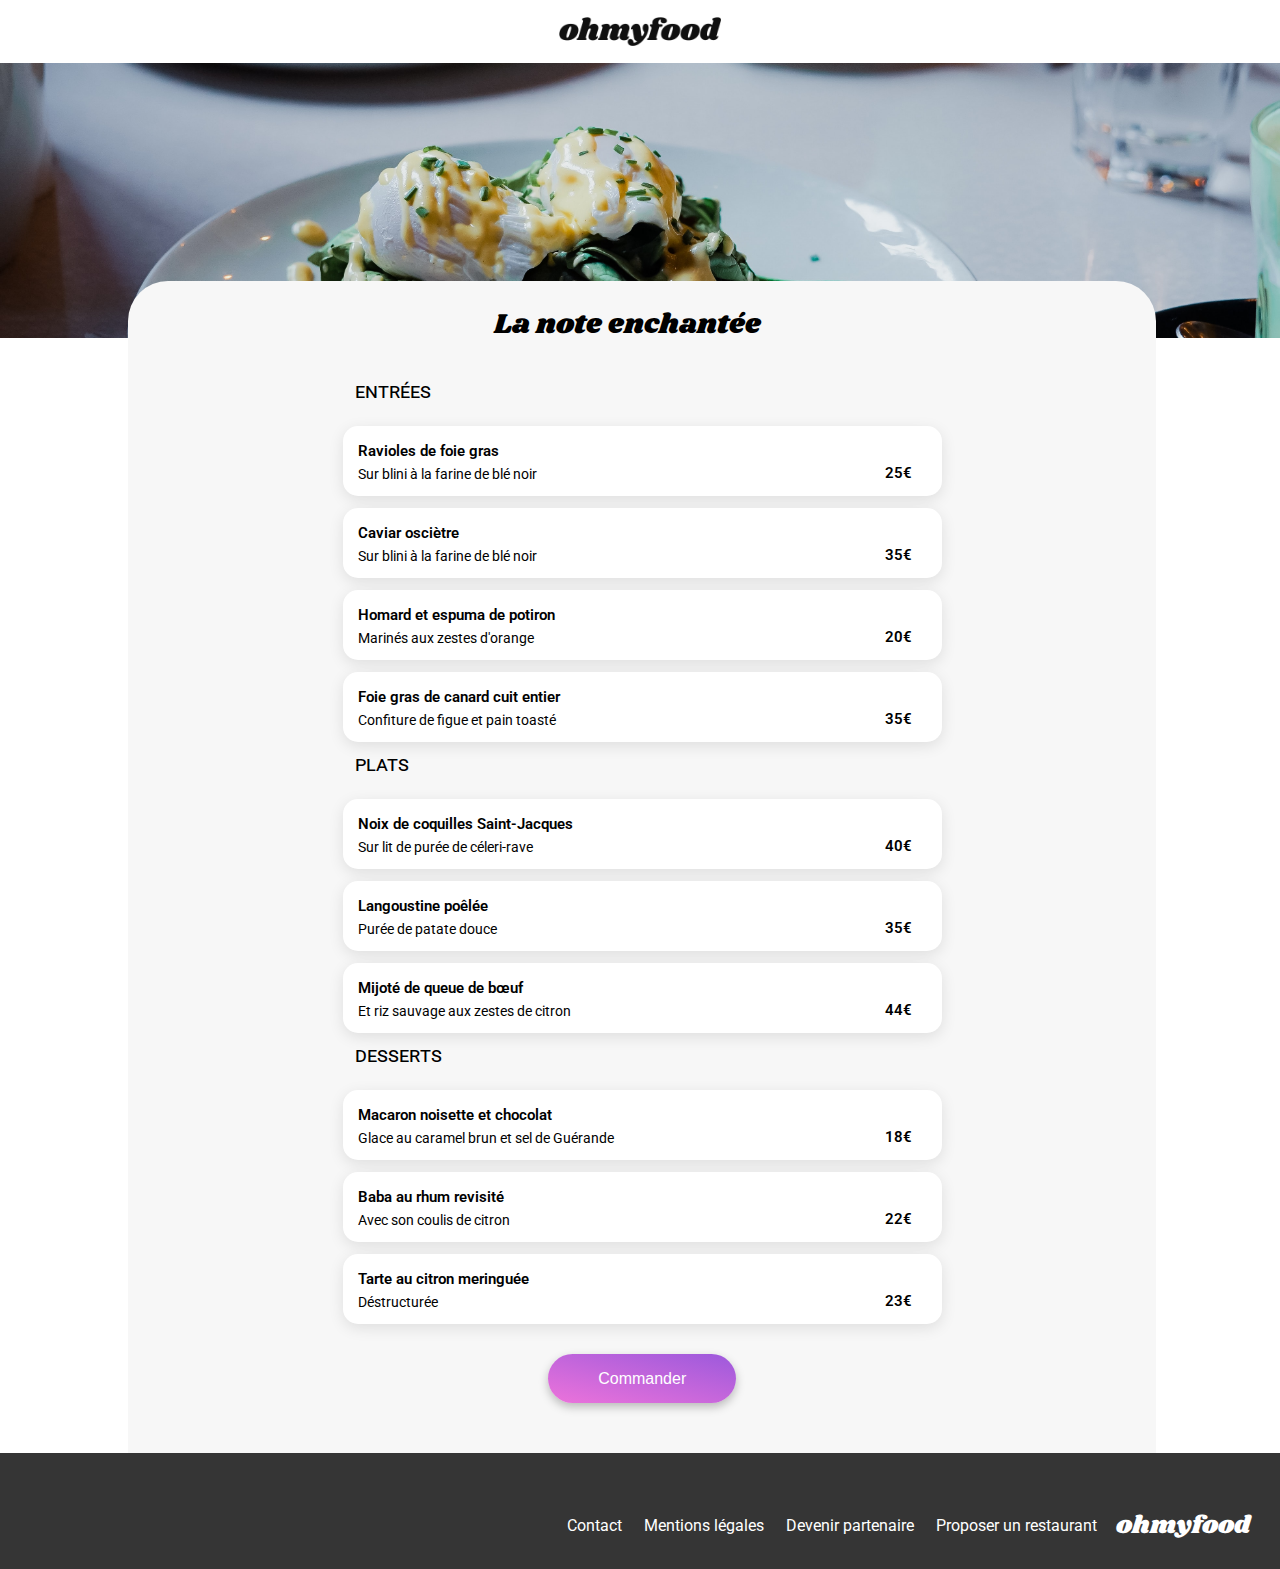
<file: restaurants/La-note-enchantée.html>
<!DOCTYPE html>
<html lang="fr">
<html>
    <head>
        <meta charset="UTF-8" />
        <meta name="viewport" content="width=device-width, initial-scale=1.0">
        <link rel="stylesheet" href="../public/css/main.css">
        <link rel="stylesheet" href="https://cdnjs.cloudflare.com/ajax/libs/font-awesome/6.2.1/css/all.min.css"
        integrity="sha512-MV7K8+y+gLIBoVD59lQIYicR65iaqukzvf/nwasF0nqhPay5w/9lJmVM2hMDcnK1OnMGCdVK+iQrJ7lzPJQd1w=="
        crossorigin="anonymous" referrerpolicy="no-referrer" />
        <link rel="preconnect" href="https://fonts.googleapis.com">
        <link rel="preconnect" href="https://fonts.gstatic.com" crossorigin>
        <link href="https://fonts.googleapis.com/css2?family=Roboto:wght@300;400;500;700;900&family=Shrikhand&display=swap" rel="stylesheet">
        <title>ohmyfood</title>
    </head>
        
    <body>
        <header>
            <a href="../index.html"><i class="fa-solid fa-arrow-left"></i></a>
            <img src="../public/img/logo/ohmyfood.png" alt="logo">
        </header>
        <main>
            <div class="page">
                <div class="tete">
                    <img src="../public/img/restaurants/toa-heftiba-DQKerTsQwi0-unsplash.jpg" alt="toa-heftiba-DQKerTsQwi0-unsplash">
                </div>
                <section class="carte">
                    <div class="title">
                        <h1>La note enchantée</h1>
                        <div class="heartbox">
                            <input type="checkbox" id="heart2"/>
                            <label for="heart2">
                                <i class="fa-regular fa-heart heart-empty"></i>
                                <i class="fa-sharp fa-solid fa-heart heart-full"></i>
                            </label>
                        </div>
                    </div>
                    <article class="menu">
                        <div class="menu__title">
                        <h3>Entrées</h3>
                        </div>
                        <div class="menu__plats">
                            <div class="menu__plats__column--text">
                                <h3>Ravioles de foie gras</h3>
                                <p>Sur blini à la farine de blé noir</p>
                            </div>
                            <div class="menu__plats__column--prix">
                                <b>25€</b>
                            </div>
                            <div class="menu__plats__column--check">
                                <i class="fa-sharp fa-solid fa-circle-check"></i>
                            </div>
                        </div>
                        <div class="menu__plats">
                            <div class="menu__plats__column--text">
                                <h3>Caviar osciètre</h3>
                                <p>Sur blini à la farine de blé noir</p>
                            </div>
                            <div class="menu__plats__column--prix">
                                <b>35€</b>
                            </div>
                            <div class="menu__plats__column--check">
                                <i class="fa-sharp fa-solid fa-circle-check"></i>
                            </div>
                        </div>
                        <div class="menu__plats">
                            <div class="menu__plats__column--text">
                                <h3>Homard et espuma de potiron</h3>
                                <p>Marinés aux zestes d'orange</p>
                            </div>
                            <div class="menu__plats__column--prix">
                                <b>20€</b>
                            </div>
                            <div class="menu__plats__column--check">
                                <i class="fa-sharp fa-solid fa-circle-check"></i>
                            </div>
                        </div>
                        <div class="menu__plats">
                            <div class="menu__plats__column--text">
                                <h3>Foie gras de canard cuit entier</h3>
                                <p>Confiture de figue et pain toasté</p>
                            </div>
                            <div class="menu__plats__column--prix">
                                <b>35€</b>
                            </div>
                            <div class="menu__plats__column--check">
                                <i class="fa-sharp fa-solid fa-circle-check"></i>
                            </div>
                        </div>
                    </article>
                    <article class="menu">
                        <div class="menu__title">
                        <h3>Plats</h3>
                        </div>
                        <div class="menu__plats">
                            <div class="menu__plats__column--text">
                                <h3>Noix de coquilles Saint-Jacques</h3>
                                <p>Sur lit de purée de céleri-rave</p>
                            </div>
                            <div class="menu__plats__column--prix">
                                <b>40€</b>
                            </div>
                            <div class="menu__plats__column--check">
                                <i class="fa-sharp fa-solid fa-circle-check"></i>
                            </div>
                        </div>
                        <div class="menu__plats">
                            <div class="menu__plats__column--text">
                                <h3>Langoustine poêlée</h3>
                                <p>Purée de patate douce</p>
                            </div>
                            <div class="menu__plats__column--prix">
                                <b>35€</b>
                            </div>
                            <div class="menu__plats__column--check">
                                <i class="fa-sharp fa-solid fa-circle-check"></i>
                            </div>
                        </div>
                        <div class="menu__plats">
                            <div class="menu__plats__column--text">
                                <h3>Mijoté de queue de bœuf </h3>
                                <p>Et riz sauvage aux zestes de citron</p>
                            </div>
                            <div class="menu__plats__column--prix">
                                <b>44€</b>
                            </div>
                            <div class="menu__plats__column--check">
                                <i class="fa-sharp fa-solid fa-circle-check"></i>
                            </div>
                        </div>
                    </article>
                    <article class="menu">
                        <div class="menu__title">
                        <h3>Desserts</h3>
                        </div>
                        <div class="menu__plats">
                            <div class="menu__plats__column--text">
                                <h3>Macaron noisette et chocolat</h3>
                                <p>Glace au caramel brun et sel de Guérande</p>
                            </div>
                            <div class="menu__plats__column--prix">
                                <b>18€</b>
                            </div>
                            <div class="menu__plats__column--check">
                                <i class="fa-sharp fa-solid fa-circle-check"></i>
                            </div>
                        </div>
                        <div class="menu__plats">
                            <div class="menu__plats__column--text">
                                <h3>Baba au rhum revisité </h3>
                                <p>Avec son coulis de citron</p>
                            </div>
                            <div class="menu__plats__column--prix">
                                <b>22€</b>
                            </div>
                            <div class="menu__plats__column--check">
                                <i class="fa-sharp fa-solid fa-circle-check"></i>
                            </div>
                        </div>
                        <div class="menu__plats">
                            <div class="menu__plats__column--text">
                                <h3>Tarte au citron meringuée </h3>
                                <p>Déstructurée</p>
                            </div>
                            <div class="menu__plats__column--prix">
                                <b>23€</b>
                            </div>
                            <div class="menu__plats__column--check">
                                <i class="fa-sharp fa-solid fa-circle-check"></i>
                            </div>
                        </div>
                    </article>
                    <button class="button-default big-button">Commander</button>
                </section>
            </div>
        </main>
        <footer class="footer-diners">
            <h2>ohmyfood</h2>
            <div>
                <i class="fa-solid fa-utensils"></i>
                <a href="">Proposer un restaurant</a>
           </div>
           <div>
                <i class="fa-solid fa-handshake-angle"></i>
                <a href="">Devenir partenaire</a>
           </div>
            <a href="">Mentions légales</a>
            <a href="mailto:ohmyfood@mail.fr">Contact</a>
        </footer>
    </body>
</html>
</file>
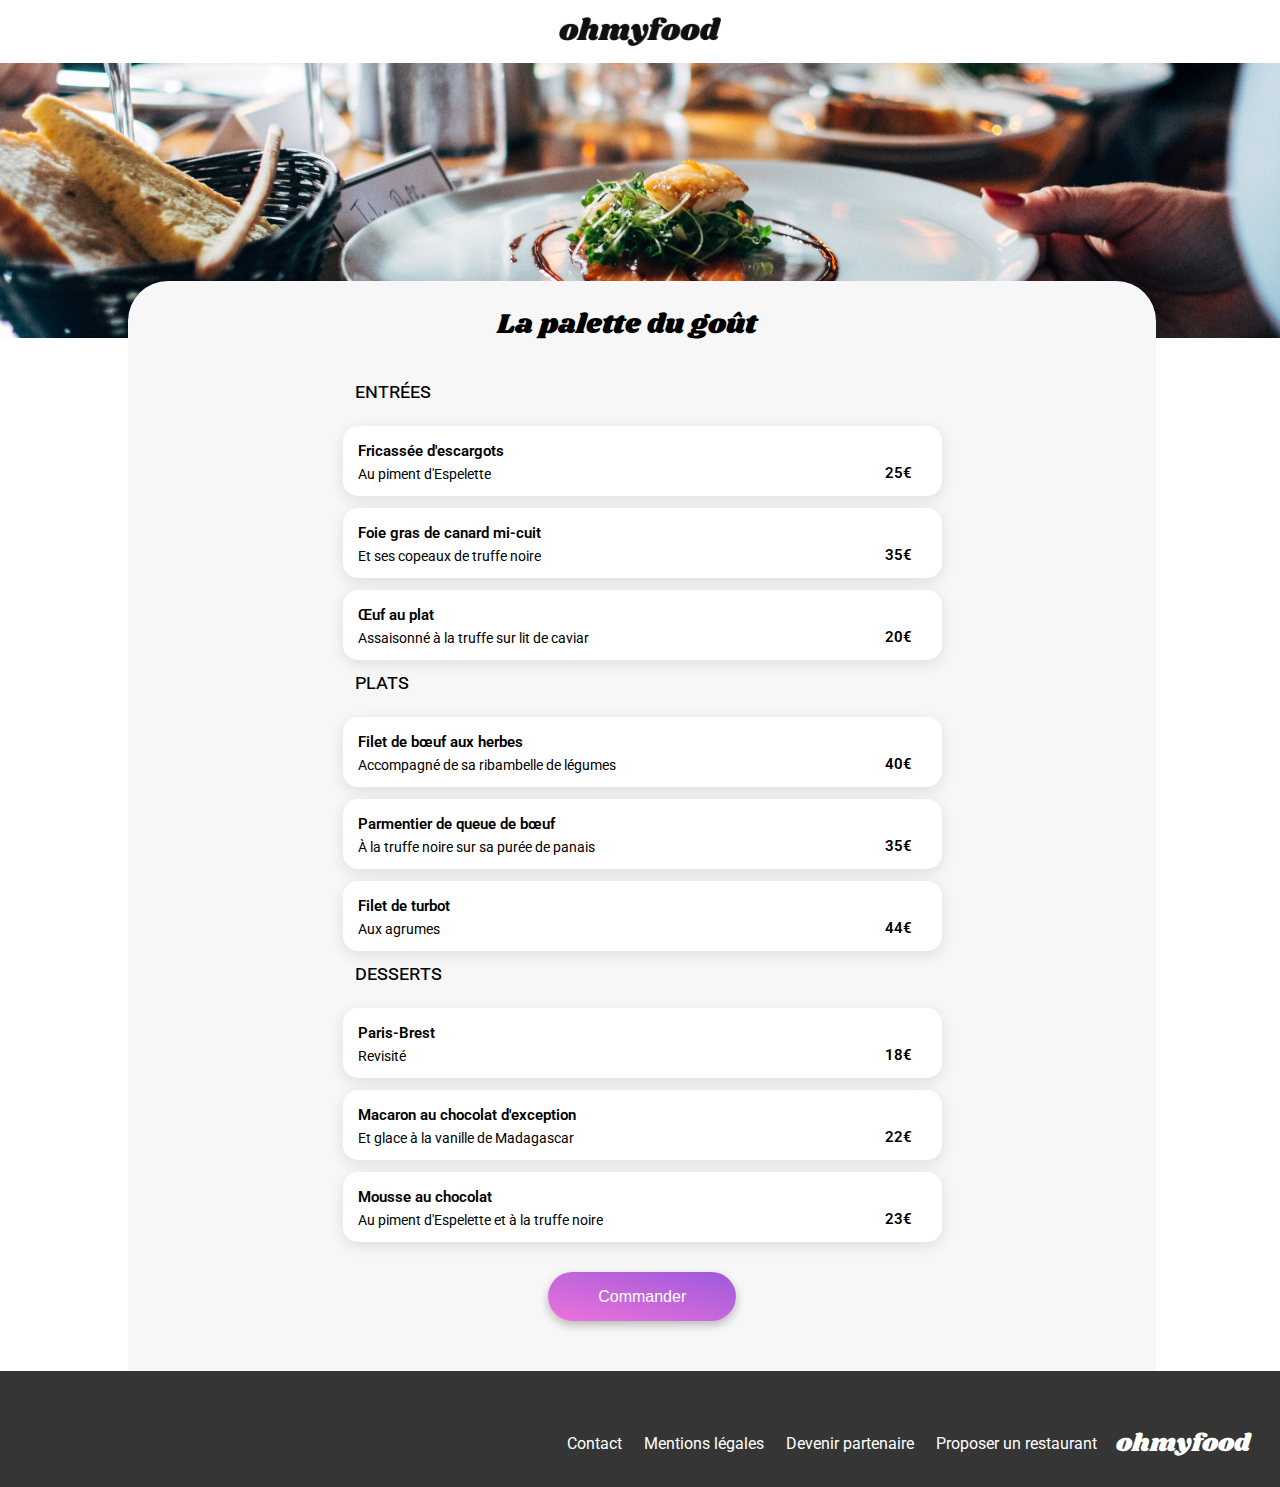
<file: restaurants/la-palette-du-gout.html>
<!DOCTYPE html>
<html lang="fr">
<html>
    <head>
        <meta charset="UTF-8" />
        <meta name="viewport" content="width=device-width, initial-scale=1.0">
        <link rel="stylesheet" href="../public/css/main.css">
        <link rel="stylesheet" href="https://cdnjs.cloudflare.com/ajax/libs/font-awesome/6.2.1/css/all.min.css"
        integrity="sha512-MV7K8+y+gLIBoVD59lQIYicR65iaqukzvf/nwasF0nqhPay5w/9lJmVM2hMDcnK1OnMGCdVK+iQrJ7lzPJQd1w=="
        crossorigin="anonymous" referrerpolicy="no-referrer" />
        <link rel="preconnect" href="https://fonts.googleapis.com">
        <link rel="preconnect" href="https://fonts.gstatic.com" crossorigin>
        <link href="https://fonts.googleapis.com/css2?family=Roboto:wght@300;400;500;700;900&family=Shrikhand&display=swap" rel="stylesheet">
        <title>ohmyfood</title>
    </head>
        
    <body>
        <header>
            <a href="../index.html"><i class="fa-solid fa-arrow-left"></i></a>
            <img src="../public/img/logo/ohmyfood.png" alt="logo">
        </header>
        <main>
            <div class="page">
                <div class="tete">
                    <img src="../public/img/restaurants/jay-wennington-N_Y88TWmGwA-unsplash.jpg" alt="jay-wennington-N_Y88TWmGwA-unsplash">
                </div>
                <section class="carte">
                    <div class="title">
                        <h1>La palette du goût</h1>
                        <div class="heartbox">
                            <input type="checkbox" id="heart1"/>
                            <label for="heart1">
                                <i class="fa-regular fa-heart heart-empty"></i>
                                <i class="fa-sharp fa-solid fa-heart heart-full"></i>
                            </label>
                        </div>
                    </div>
                    <article class="menu">
                        <div class="menu__title">
                        <h3>Entrées</h3>
                        </div>
                        <div class="menu__plats">
                            <div class="menu__plats__column--text">
                                <h3>Fricassée d'escargots</h3>
                                <p>Au piment d'Espelette</p>
                            </div>
                            <div class="menu__plats__column--prix">
                                <b>25€</b>
                            </div>
                            <div class="menu__plats__column--check">
                                <i class="fa-sharp fa-solid fa-circle-check"></i>
                            </div>
                        </div>
                        <div class="menu__plats">
                            <div class="menu__plats__column--text">
                                <h3>Foie gras de canard mi-cuit</h3>
                                <p>Et ses copeaux de truffe noire</p>
                            </div>
                            <div class="menu__plats__column--prix">
                                <b>35€</b>
                            </div>
                            <div class="menu__plats__column--check">
                                <i class="fa-sharp fa-solid fa-circle-check"></i>
                            </div>
                        </div>
                        <div class="menu__plats">
                            <div class="menu__plats__column--text">
                                <h3>Œuf au plat</h3>
                                <p>Assaisonné à la truffe sur lit de caviar</p>
                            </div>
                            <div class="menu__plats__column--prix">
                                <b>20€</b>
                            </div>
                            <div class="menu__plats__column--check">
                                <i class="fa-sharp fa-solid fa-circle-check"></i>
                            </div>
                        </div>
                    </article>
                    <article class="menu">
                        <div class="menu__title">
                        <h3>Plats</h3>
                        </div>
                        <div class="menu__plats">
                            <div class="menu__plats__column--text">
                                <h3>Filet de bœuf aux herbes</h3>
                                <p>Accompagné de sa ribambelle de légumes</p>
                            </div>
                            <div class="menu__plats__column--prix">
                                <b>40€</b>
                            </div>
                            <div class="menu__plats__column--check">
                                <i class="fa-sharp fa-solid fa-circle-check"></i>
                            </div>
                        </div>
                        <div class="menu__plats">
                            <div class="menu__plats__column--text">
                                <h3>Parmentier de queue de bœuf</h3>
                                <p>À la truffe noire sur sa purée de panais</p>
                            </div>
                            <div class="menu__plats__column--prix">
                                <b>35€</b>
                            </div>
                            <div class="menu__plats__column--check">
                                <i class="fa-sharp fa-solid fa-circle-check"></i>
                            </div>
                        </div>
                        <div class="menu__plats">
                            <div class="menu__plats__column--text">
                                <h3>Filet de turbot</h3>
                                <p>Aux agrumes</p>
                            </div>
                            <div class="menu__plats__column--prix">
                                <b>44€</b>
                            </div>
                            <div class="menu__plats__column--check">
                                <i class="fa-sharp fa-solid fa-circle-check"></i>
                            </div>
                        </div>
                    </article>
                    <article class="menu">
                        <div class="menu__title">
                        <h3>Desserts</h3>
                        </div>
                        <div class="menu__plats">
                            <div class="menu__plats__column--text">
                                <h3>Paris-Brest</h3>
                                <p>Revisité</p>
                            </div>
                            <div class="menu__plats__column--prix">
                                <b>18€</b>
                            </div>
                            <div class="menu__plats__column--check">
                                <i class="fa-sharp fa-solid fa-circle-check"></i>
                            </div>
                        </div>
                        <div class="menu__plats">
                            <div class="menu__plats__column--text">
                                <h3>Macaron au chocolat d'exception</h3>
                                <p>Et glace à la vanille de Madagascar</p>
                            </div>
                            <div class="menu__plats__column--prix">
                                <b>22€</b>
                            </div>
                            <div class="menu__plats__column--check">
                                <i class="fa-sharp fa-solid fa-circle-check"></i>
                            </div>
                        </div>
                        <div class="menu__plats">
                            <div class="menu__plats__column--text">
                                <h3>Mousse au chocolat</h3>
                                <p>Au piment d'Espelette et à la truffe noire</p>
                            </div>
                            <div class="menu__plats__column--prix">
                                <b>23€</b>
                            </div>
                            <div class="menu__plats__column--check">
                                <i class="fa-sharp fa-solid fa-circle-check"></i>
                            </div>
                        </div>
                    </article>
                    <button class="button-default big-button">Commander</button>
                </section>
            </div>
        </main>
        <footer class="footer-diners">
            <h2>ohmyfood</h2>
            <div>
                <i class="fa-solid fa-utensils"></i>
                <a href="">Proposer un restaurant</a>
           </div>
           <div>
                <i class="fa-solid fa-handshake-angle"></i>
                <a href="">Devenir partenaire</a>
           </div>
            <a href="">Mentions légales</a>
            <a href="mailto:ohmyfood@mail.fr">Contact</a>
        </footer>
    </body>
</html>
</file>
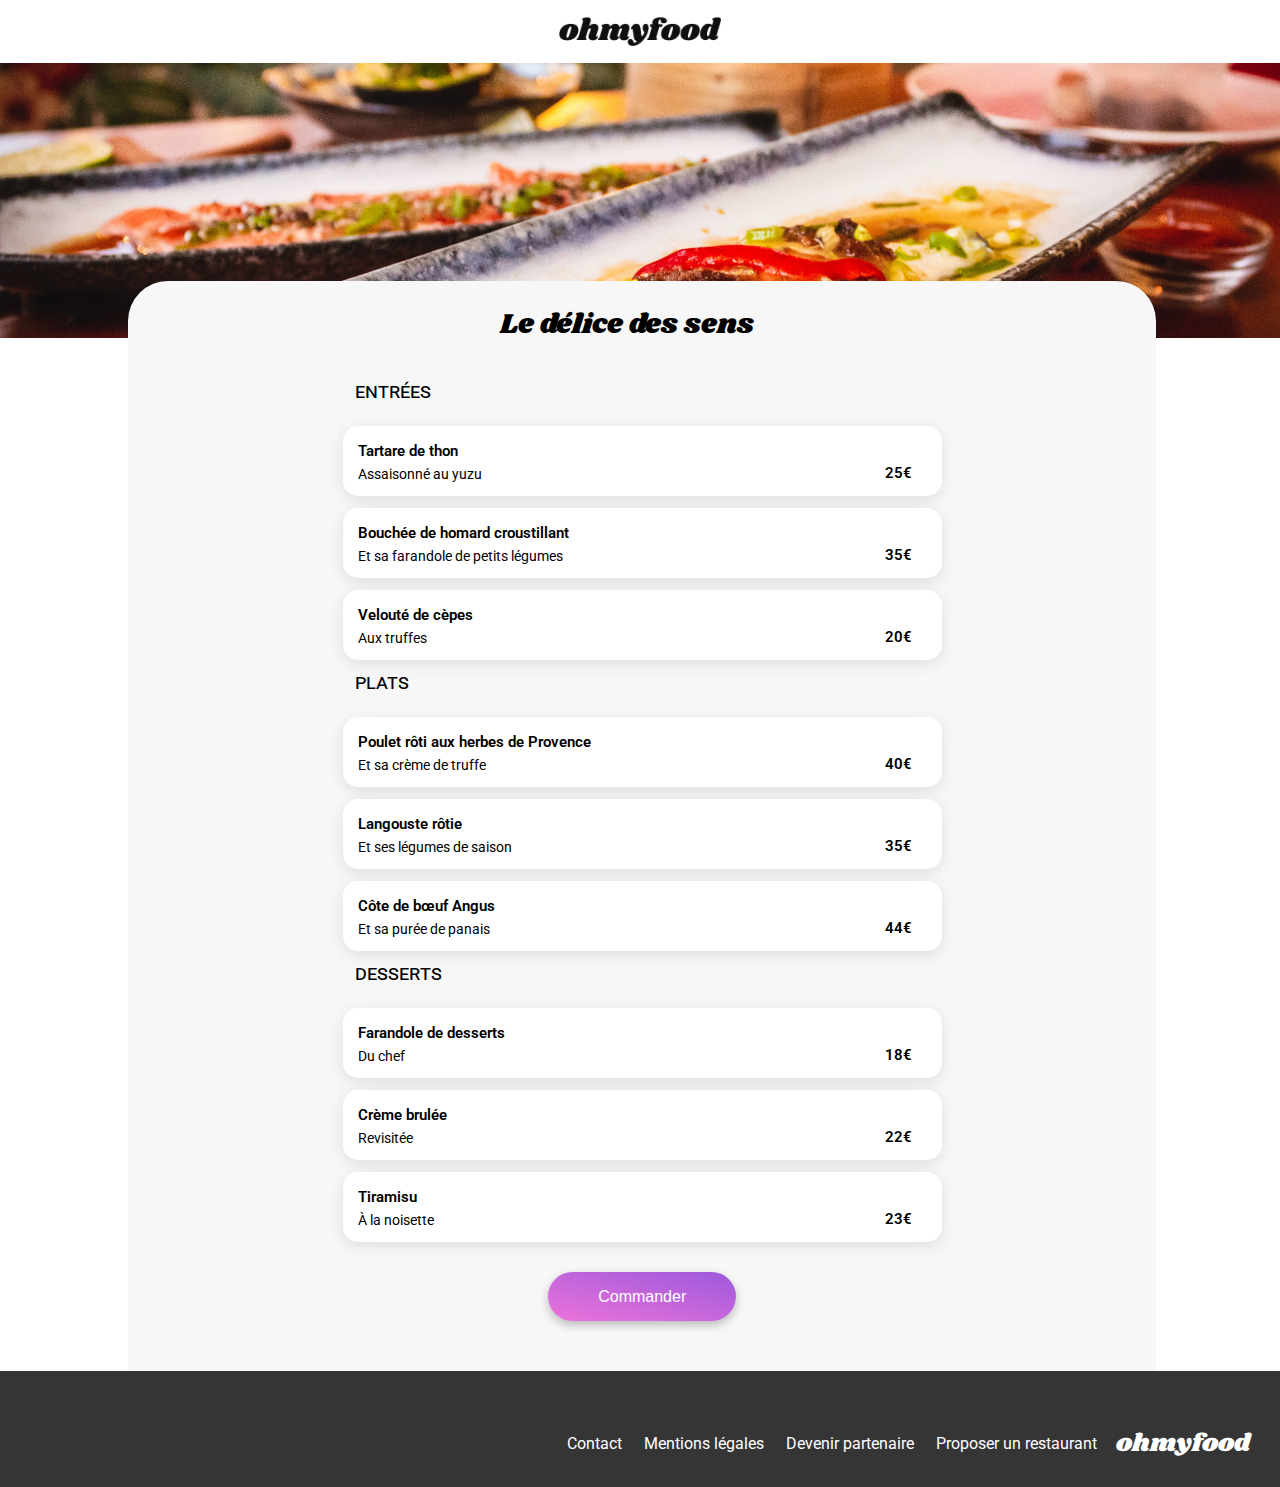
<file: restaurants/Le-délice-des-sens.html>
<!DOCTYPE html>
<html lang="fr">
<html>
    <head>
        <meta charset="UTF-8" />
        <meta name="viewport" content="width=device-width, initial-scale=1.0">
        <link rel="stylesheet" href="../public/css/main.css">
        <link rel="stylesheet" href="https://cdnjs.cloudflare.com/ajax/libs/font-awesome/6.2.1/css/all.min.css"
        integrity="sha512-MV7K8+y+gLIBoVD59lQIYicR65iaqukzvf/nwasF0nqhPay5w/9lJmVM2hMDcnK1OnMGCdVK+iQrJ7lzPJQd1w=="
        crossorigin="anonymous" referrerpolicy="no-referrer" />
        <link rel="preconnect" href="https://fonts.googleapis.com">
        <link rel="preconnect" href="https://fonts.gstatic.com" crossorigin>
        <link href="https://fonts.googleapis.com/css2?family=Roboto:wght@300;400;500;700;900&family=Shrikhand&display=swap" rel="stylesheet">
        <title>ohmyfood</title>
    </head>
        
    <body>
        <header>
            <a href="../index.html"><i class="fa-solid fa-arrow-left"></i></a>
            <img src="../public/img/logo/ohmyfood.png" alt="logo">
        </header>
        <main>
            <div class="page">
                <div class="tete">
                    <img src="../public/img/restaurants/louis-hansel-shotsoflouis-qNBGVyOCY8Q-unsplash.jpg" alt="louis-hansel-shotsoflouis-qNBGVyOCY8Q-unsplash">
                </div>
                <section class="carte">
                    <div class="title">
                        <h1>Le délice des sens</h1>
                        <div class="heartbox">
                            <input type="checkbox" id="heart4"/>
                            <label for="heart4">
                                <i class="fa-regular fa-heart heart-empty"></i>
                                <i class="fa-sharp fa-solid fa-heart heart-full"></i>
                            </label>
                        </div>
                    </div>
                    <article class="menu">
                        <div class="menu__title">
                        <h3>Entrées</h3>
                        </div>
                        <div class="menu__plats">
                            <div class="menu__plats__column--text">
                                <h3>Tartare de thon</h3>
                                <p>Assaisonné au yuzu</p>
                            </div>
                            <div class="menu__plats__column--prix">
                                <b>25€</b>
                            </div>
                            <div class="menu__plats__column--check">
                                <i class="fa-sharp fa-solid fa-circle-check"></i>
                            </div>
                        </div>
                        <div class="menu__plats">
                            <div class="menu__plats__column--text">
                                <h3>Bouchée de homard croustillant</h3>
                                <p>Et sa farandole de petits légumes</p>
                            </div>
                            <div class="menu__plats__column--prix">
                                <b>35€</b>
                            </div>
                            <div class="menu__plats__column--check">
                                <i class="fa-sharp fa-solid fa-circle-check"></i>
                            </div>
                        </div>
                        <div class="menu__plats">
                            <div class="menu__plats__column--text">
                                <h3>Velouté de cèpes</h3>
                                <p>Aux truffes</p>
                            </div>
                            <div class="menu__plats__column--prix">
                                <b>20€</b>
                            </div>
                            <div class="menu__plats__column--check">
                                <i class="fa-sharp fa-solid fa-circle-check"></i>
                            </div>
                        </div>
                    </article>
                    <article class="menu">
                        <div class="menu__title">
                        <h3>Plats</h3>
                        </div>
                        <div class="menu__plats">
                            <div class="menu__plats__column--text">
                                <h3>Poulet rôti aux herbes de Provence</h3>
                                <p>Et sa crème de truffe</p>
                            </div>
                            <div class="menu__plats__column--prix">
                                <b>40€</b>
                            </div>
                            <div class="menu__plats__column--check">
                                <i class="fa-sharp fa-solid fa-circle-check"></i>
                            </div>
                        </div>
                        <div class="menu__plats">
                            <div class="menu__plats__column--text">
                                <h3>Langouste rôtie</h3>
                                <p>Et ses légumes de saison</p>
                            </div>
                            <div class="menu__plats__column--prix">
                                <b>35€</b>
                            </div>
                            <div class="menu__plats__column--check">
                                <i class="fa-sharp fa-solid fa-circle-check"></i>
                            </div>
                        </div>
                        <div class="menu__plats">
                            <div class="menu__plats__column--text">
                                <h3>Côte de bœuf Angus</h3>
                                <p>Et sa purée de panais</p>
                            </div>
                            <div class="menu__plats__column--prix">
                                <b>44€</b>
                            </div>
                            <div class="menu__plats__column--check">
                                <i class="fa-sharp fa-solid fa-circle-check"></i>
                            </div>
                        </div>
                    </article>
                    <article class="menu">
                        <div class="menu__title">
                        <h3>Desserts</h3>
                        </div>
                        <div class="menu__plats">
                            <div class="menu__plats__column--text">
                                <h3>Farandole de desserts</h3>
                                <p>Du chef</p>
                            </div>
                            <div class="menu__plats__column--prix">
                                <b>18€</b>
                            </div>
                            <div class="menu__plats__column--check">
                                <i class="fa-sharp fa-solid fa-circle-check"></i>
                            </div>
                        </div>
                        <div class="menu__plats">
                            <div class="menu__plats__column--text">
                                <h3>Crème brulée</h3>
                                <p>Revisitée</p>
                            </div>
                            <div class="menu__plats__column--prix">
                                <b>22€</b>
                            </div>
                            <div class="menu__plats__column--check">
                                <i class="fa-sharp fa-solid fa-circle-check"></i>
                            </div>
                        </div>
                        <div class="menu__plats">
                            <div class="menu__plats__column--text">
                                <h3>Tiramisu</h3>
                                <p>À la noisette</p>
                            </div>
                            <div class="menu__plats__column--prix">
                                <b>23€</b>
                            </div>
                            <div class="menu__plats__column--check">
                                <i class="fa-sharp fa-solid fa-circle-check"></i>
                            </div>
                        </div>
                    </article>
                    <button class="button-default big-button">Commander</button>
                </section>
            </div>
        </main>
        <footer class="footer-diners">
            <h2>ohmyfood</h2>
            <div>
                <i class="fa-solid fa-utensils"></i>
                <a href="">Proposer un restaurant</a>
           </div>
           <div>
                <i class="fa-solid fa-handshake-angle"></i>
                <a href="">Devenir partenaire</a>
           </div>
            <a href="">Mentions légales</a>
            <a href="mailto:ohmyfood@mail.fr">Contact</a>
        </footer>
    </body>
</html>
</file>
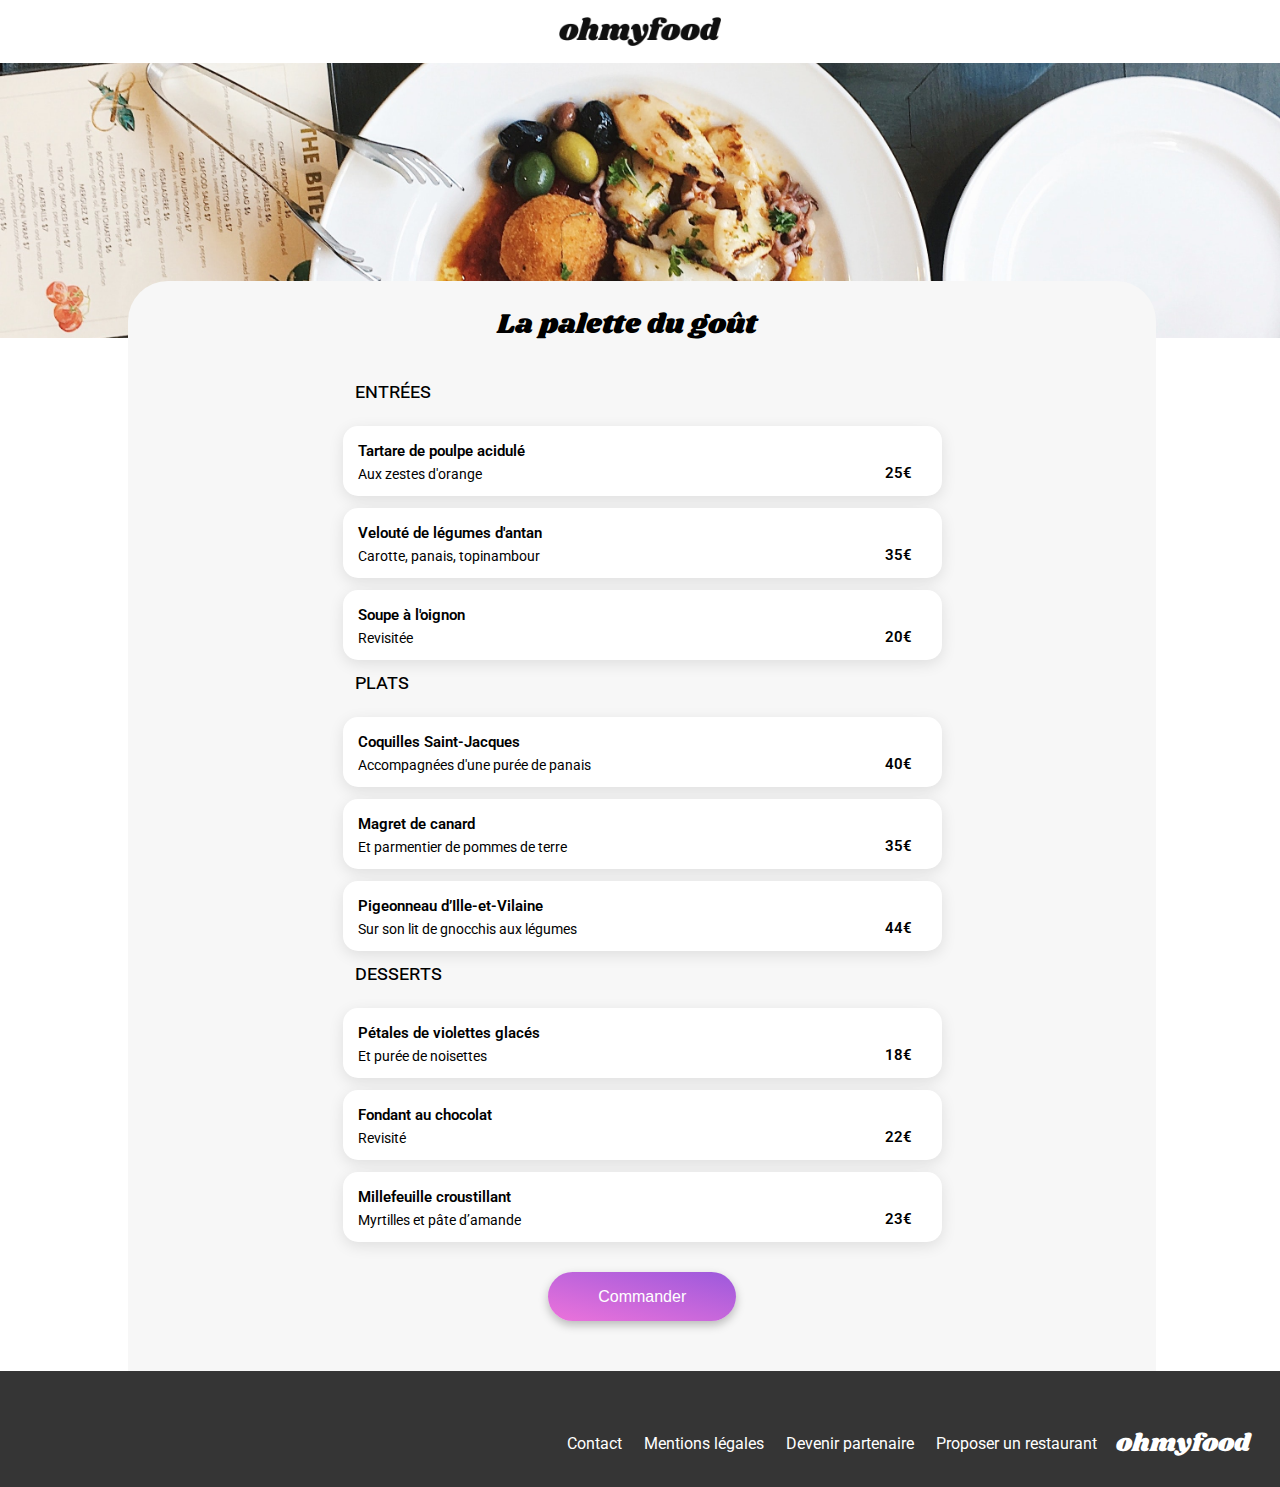
<file: restaurants/À-la-française.html>
<!DOCTYPE html>
<html lang="fr">
<html>
    <head>
        <meta charset="UTF-8" />
        <meta name="viewport" content="width=device-width, initial-scale=1.0">
        <link rel="stylesheet" href="../public/css/main.css">
        <link rel="stylesheet" href="https://cdnjs.cloudflare.com/ajax/libs/font-awesome/6.2.1/css/all.min.css"
        integrity="sha512-MV7K8+y+gLIBoVD59lQIYicR65iaqukzvf/nwasF0nqhPay5w/9lJmVM2hMDcnK1OnMGCdVK+iQrJ7lzPJQd1w=="
        crossorigin="anonymous" referrerpolicy="no-referrer" />
        <link rel="preconnect" href="https://fonts.googleapis.com">
        <link rel="preconnect" href="https://fonts.gstatic.com" crossorigin>
        <link href="https://fonts.googleapis.com/css2?family=Roboto:wght@300;400;500;700;900&family=Shrikhand&display=swap" rel="stylesheet">
        <title>ohmyfood</title>
    </head>
        
    <body>
        <header>
            <a href="../index.html"><i class="fa-solid fa-arrow-left"></i></a>
            <img src="../public/img/logo/ohmyfood.png" alt="logo">
        </header>
        <main>
            <div class="page">
                <div class="tete">
                    <img src="../public/img/restaurants/stil-u2Lp8tXIcjw-unsplash.jpg" alt="stil-u2Lp8tXIcjw-unsplash">
                </div>
                <section class="carte">
                    <div class="title">
                        <h1>La palette du goût</h1>
                        <div class="heartbox">
                            <input type="checkbox" id="heart3"/>
                            <label for="heart3">
                                <i class="fa-regular fa-heart heart-empty"></i>
                                <i class="fa-sharp fa-solid fa-heart heart-full"></i>
                            </label>
                        </div>
                    </div>
                    <article class="menu">
                        <div class="menu__title">
                        <h3>Entrées</h3>
                        </div>
                        <div class="menu__plats">
                            <div class="menu__plats__column--text">
                                <h3>Tartare de poulpe acidulé</h3>
                                <p>Aux zestes d'orange</p>
                            </div>
                            <div class="menu__plats__column--prix">
                                <b>25€</b>
                            </div>
                            <div class="menu__plats__column--check">
                                <i class="fa-sharp fa-solid fa-circle-check"></i>
                            </div>
                        </div>
                        <div class="menu__plats">
                            <div class="menu__plats__column--text">
                                <h3>Velouté de légumes d'antan</h3>
                                <p>Carotte, panais, topinambour</p>
                            </div>
                            <div class="menu__plats__column--prix">
                                <b>35€</b>
                            </div>
                            <div class="menu__plats__column--check">
                                <i class="fa-sharp fa-solid fa-circle-check"></i>
                            </div>
                        </div>
                        <div class="menu__plats">
                            <div class="menu__plats__column--text">
                                <h3>Soupe à l'oignon</h3>
                                <p>Revisitée</p>
                            </div>
                            <div class="menu__plats__column--prix">
                                <b>20€</b>
                            </div>
                            <div class="menu__plats__column--check">
                                <i class="fa-sharp fa-solid fa-circle-check"></i>
                            </div>
                        </div>
                    </article>
                    <article class="menu">
                        <div class="menu__title">
                        <h3>Plats</h3>
                        </div>
                        <div class="menu__plats">
                            <div class="menu__plats__column--text">
                                <h3>Coquilles Saint-Jacques</h3>
                                <p>Accompagnées d'une purée de panais</p>
                            </div>
                            <div class="menu__plats__column--prix">
                                <b>40€</b>
                            </div>
                            <div class="menu__plats__column--check">
                                <i class="fa-sharp fa-solid fa-circle-check"></i>
                            </div>
                        </div>
                        <div class="menu__plats">
                            <div class="menu__plats__column--text">
                                <h3>Magret de canard</h3>
                                <p>Et parmentier de pommes de terre</p>
                            </div>
                            <div class="menu__plats__column--prix">
                                <b>35€</b>
                            </div>
                            <div class="menu__plats__column--check">
                                <i class="fa-sharp fa-solid fa-circle-check"></i>
                            </div>
                        </div>
                        <div class="menu__plats">
                            <div class="menu__plats__column--text">
                                <h3>Pigeonneau d’Ille-et-Vilaine</h3>
                                <p>Sur son lit de gnocchis aux légumes</p>
                            </div>
                            <div class="menu__plats__column--prix">
                                <b>44€</b>
                            </div>
                            <div class="menu__plats__column--check">
                                <i class="fa-sharp fa-solid fa-circle-check"></i>
                            </div>
                        </div>
                    </article>
                    <article class="menu">
                        <div class="menu__title">
                        <h3>Desserts</h3>
                        </div>
                        <div class="menu__plats">
                            <div class="menu__plats__column--text">
                                <h3>Pétales de violettes glacés</h3>
                                <p>Et purée de noisettes</p>
                            </div>
                            <div class="menu__plats__column--prix">
                                <b>18€</b>
                            </div>
                            <div class="menu__plats__column--check">
                                <i class="fa-sharp fa-solid fa-circle-check"></i>
                            </div>
                        </div>
                        <div class="menu__plats">
                            <div class="menu__plats__column--text">
                                <h3>Fondant au chocolat</h3>
                                <p>Revisité</p>
                            </div>
                            <div class="menu__plats__column--prix">
                                <b>22€</b>
                            </div>
                            <div class="menu__plats__column--check">
                                <i class="fa-sharp fa-solid fa-circle-check"></i>
                            </div>
                        </div>
                        <div class="menu__plats">
                            <div class="menu__plats__column--text">
                                <h3>Millefeuille croustillant</h3>
                                <p>Myrtilles et pâte d’amande</p>
                            </div>
                            <div class="menu__plats__column--prix">
                                <b>23€</b>
                            </div>
                            <div class="menu__plats__column--check">
                                <i class="fa-sharp fa-solid fa-circle-check"></i>
                            </div>
                        </div>
                    </article>
                    <button class="button-default big-button">Commander</button>
                </section>
            </div>
        </main>
        <footer class="footer-diners">
            <h2>ohmyfood</h2>
            <div>
                <i class="fa-solid fa-utensils"></i>
                <a href="">Proposer un restaurant</a>
           </div>
           <div>
                <i class="fa-solid fa-handshake-angle"></i>
                <a href="">Devenir partenaire</a>
           </div>
            <a href="">Mentions légales</a>
            <a href="mailto:ohmyfood@mail.fr">Contact</a>
        </footer>
    </body>
</html>
</file>
<file: public/css/main.css>
@keyframes heart-full {
  0% {
    transform: scale(0);
    opacity: 0.1;
  }
  10% {
    transform: scale(0.5);
    opacity: 0.2;
  }
  20% {
    transform: scale(1.5);
    opacity: 0.3;
  }
  30% {
    transform: scale(1.3);
    opacity: 0.4;
  }
  40% {
    transform: scale(1.2);
    opacity: 0.5;
  }
  50% {
    transform: scale(1.1);
    opacity: 0.6;
  }
  60% {
    transform: scale(1);
    opacity: 0.7;
  }
  70% {
    transform: scale(1);
    opacity: 0.8;
  }
  80% {
    transform: scale(1);
    opacity: 0.9;
  }
  90%, 100% {
    transform: scale(1);
    opacity: 1;
  }
}
.loader-div {
  position: absolute;
  display: flex;
  justify-content: center;
  align-items: center;
  width: 100%;
  height: 2169px;
  background-color: white;
  z-index: 1;
  animation: loader-main 3000ms linear forwards, loader-main-z 3001ms forwards;
}
@media (min-width: 1024px) {
  .loader-div {
    height: 1391px;
  }
}
.loader-div .loader {
  width: 150px;
  height: 150px;
  margin-top: -1300px;
  border: 5px solid;
  border-color: #9356DC transparent;
  position: absolute;
  border-radius: 50%;
  display: inline-block;
  box-sizing: border-box;
  animation: rotation 1s linear infinite, loader 3s linear forwards;
}
@media (min-width: 1024px) {
  .loader-div .loader {
    margin-top: -400px;
  }
}

@keyframes rotation {
  0% {
    transform: rotate(0deg);
  }
  100% {
    transform: rotate(360deg);
  }
}
@keyframes loader {
  from {
    opacity: 1;
  }
  to {
    opacity: 0;
  }
}
@keyframes loader-main {
  0%, 80% {
    opacity: 1;
  }
  100% {
    opacity: 0;
  }
}
@keyframes loader-main-z {
  0%, 99% {
    z-index: 1;
  }
  100% {
    z-index: -1;
  }
}
@keyframes check {
  from {
    opacity: 1;
    translate: 0px 0px;
    width: 0;
  }
  to {
    translate: -70px 0px;
    opacity: 1;
    width: 1;
  }
}
html, body, div, span, applet, object, iframe,
h1, h2, h3, h4, h5, h6, p, blockquote, pre,
a, abbr, acronym, address, big, cite, code,
del, dfn, em, img, ins, kbd, q, s, samp,
small, strike, strong, sub, sup, tt, var,
b, u, i, center,
dl, dt, dd, ol, ul, li,
fieldset, form, label, legend,
table, caption, tbody, tfoot, thead, tr, th, td,
article, aside, canvas, details, embed,
figure, figcaption, footer, header, hgroup,
menu, nav, output, ruby, section, summary,
time, mark, audio, video {
  margin: 0;
  padding: 0;
  border: 0;
  font-size: 100%;
  font: inherit;
  font-family: "Roboto", sans-serif;
  vertical-align: baseline;
}

article, aside, details, figcaption, figure,
footer, header, hgroup, menu, nav, section {
  display: block;
}

body {
  line-height: 1;
}

ol, ul {
  list-style: none;
}

blockquote, q {
  quotes: none;
}

blockquote:before, blockquote:after,
q:before, q:after {
  content: "";
  content: none;
}

table {
  border-collapse: collapse;
  border-spacing: 0;
}

.button-default {
  background: linear-gradient(193.33deg, #9356DC -11.44%, #FF79DA 123.93%);
  box-shadow: 0px 4px 10px rgba(0, 0, 0, 0.25);
  border-radius: 25px;
  border: none;
  padding: 13px 16px 13px 16px;
  font-style: normal;
  font-weight: 500;
  font-size: 16px;
  line-height: 19px;
  display: flex;
  align-items: center;
  text-align: center;
  color: #FFFFFF;
}
.button-default:hover {
  background: linear-gradient(0deg, rgba(255, 255, 255, 0.15), rgba(255, 255, 255, 0.15)), linear-gradient(200.64deg, #9356DC -5.2%, #FF79DA 110.74%);
  box-shadow: 0px 4px 15px rgba(0, 0, 0, 0.35);
  border-radius: 25px;
}

#heart1 {
  display: none;
  position: relative;
  top: 217px;
  left: 290px;
}
#heart1 + label {
  position: relative;
  top: 200px;
  left: 300px;
  transition: transform 2000ms;
  animation-direction: reverse;
}
@media (min-width: 1024px) {
  #heart1 + label {
    top: 200px;
    left: 400px;
  }
}
#heart1 + label .heart-empty {
  position: absolute;
  color: black;
  opacity: 1;
  font-size: 21px;
}
#heart1 + label .heart-full {
  position: absolute;
  opacity: 0;
  background: linear-gradient(193.33deg, #9356DC -11.44%, #FF79DA 123.93%);
  background-clip: text;
  -webkit-background-clip: text;
  -webkit-text-fill-color: transparent;
  font-size: 21px;
  transition: opacity 800ms;
}
#heart1:checked + label .heart-empty {
  opacity: 0;
}
#heart1:checked + label .heart-full {
  opacity: 1;
  font-size: 21px;
  animation: heart-full 700ms;
}

#heart2 {
  display: none;
  position: relative;
  top: 217px;
  left: 290px;
}
#heart2 + label {
  position: relative;
  top: 200px;
  left: 300px;
  transition: transform 2000ms;
  animation-direction: reverse;
}
@media (min-width: 1024px) {
  #heart2 + label {
    top: 200px;
    left: 400px;
  }
}
#heart2 + label .heart-empty {
  position: absolute;
  color: black;
  opacity: 1;
  font-size: 21px;
}
#heart2 + label .heart-full {
  position: absolute;
  opacity: 0;
  background: linear-gradient(193.33deg, #9356DC -11.44%, #FF79DA 123.93%);
  background-clip: text;
  -webkit-background-clip: text;
  -webkit-text-fill-color: transparent;
  font-size: 21px;
  transition: opacity 800ms;
}
#heart2:checked + label .heart-empty {
  opacity: 0;
}
#heart2:checked + label .heart-full {
  opacity: 1;
  font-size: 21px;
  animation: heart-full 700ms;
}

#heart3 {
  display: none;
  position: relative;
  top: 217px;
  left: 290px;
}
#heart3 + label {
  position: relative;
  top: 200px;
  left: 300px;
  transition: transform 2000ms;
  animation-direction: reverse;
}
@media (min-width: 1024px) {
  #heart3 + label {
    top: 200px;
    left: 400px;
  }
}
#heart3 + label .heart-empty {
  position: absolute;
  color: black;
  opacity: 1;
  font-size: 21px;
}
#heart3 + label .heart-full {
  position: absolute;
  opacity: 0;
  background: linear-gradient(193.33deg, #9356DC -11.44%, #FF79DA 123.93%);
  background-clip: text;
  -webkit-background-clip: text;
  -webkit-text-fill-color: transparent;
  font-size: 21px;
  transition: opacity 800ms;
}
#heart3:checked + label .heart-empty {
  opacity: 0;
}
#heart3:checked + label .heart-full {
  opacity: 1;
  font-size: 21px;
  animation: heart-full 700ms;
}

#heart4 {
  display: none;
  position: relative;
  top: 217px;
  left: 290px;
}
#heart4 + label {
  position: relative;
  top: 200px;
  left: 300px;
  transition: transform 2000ms;
  animation-direction: reverse;
}
@media (min-width: 1024px) {
  #heart4 + label {
    top: 200px;
    left: 400px;
  }
}
#heart4 + label .heart-empty {
  position: absolute;
  color: black;
  opacity: 1;
  font-size: 21px;
}
#heart4 + label .heart-full {
  position: absolute;
  opacity: 0;
  background: linear-gradient(193.33deg, #9356DC -11.44%, #FF79DA 123.93%);
  background-clip: text;
  -webkit-background-clip: text;
  -webkit-text-fill-color: transparent;
  font-size: 21px;
  transition: opacity 800ms;
}
#heart4:checked + label .heart-empty {
  opacity: 0;
}
#heart4:checked + label .heart-full {
  opacity: 1;
  font-size: 21px;
  animation: heart-full 700ms;
}

.new3 {
  display: none;
}

.new4 {
  display: none;
}

header {
  height: 63px;
  width: 100%;
  text-align: center;
  display: flex;
  flex-direction: row;
  justify-content: center;
  align-items: center;
  background: #FFFFFF;
}
header a {
  position: absolute;
  color: black;
  left: 5%;
  top: 24px;
}
header img {
  width: 162px;
  height: 44px;
  object-fit: scale-down;
}

footer {
  display: flex;
  flex-direction: column;
  background-color: #353535;
  gap: 16px;
  color: white;
  padding: 30px;
}
footer h2 {
  font-family: "Shrikhand";
  font-weight: 400;
  font-size: 25px;
  line-height: 26px;
  color: white;
}
footer a {
  text-decoration: none;
  padding: 3px;
  color: white;
}
@media (min-width: 944px) {
  footer {
    flex-direction: row-reverse;
    align-items: center;
    padding-top: 60px;
  }
}

.localisation {
  display: flex;
  align-items: center;
  justify-content: center;
  background-color: #EAEAEA;
  color: #353535;
  padding: 15px;
  gap: 20px;
  font-weight: 1000;
  box-shadow: inset 1px 12px 5px -10px rgba(0, 0, 0, 0.15);
}

.reserver {
  background-color: #F7F7F7;
  display: flex;
  flex-direction: column;
  justify-content: center;
  align-items: center;
  padding: 40px 25px 50px 25px;
  gap: 15px;
}
.reserver h1 {
  font-size: 24px;
  text-align: center;
  font-weight: 600;
}
.reserver p {
  text-align: center;
  margin-bottom: 15px;
}
@media (min-width: 1024px) {
  .reserver {
    padding: 40px 25px 50px 25px;
    gap: 25px;
  }
  .reserver h1 {
    width: 900px;
    font-size: 35px;
  }
  .reserver p {
    margin: 0px;
  }
}

.fonctionnement-section {
  display: flex;
  flex-direction: column;
  align-items: center;
}
.fonctionnement-section h2 {
  margin: 1px 175px 1px 1px;
  font-weight: 700;
  font-size: 24px;
  padding: 20px 0px 20px 0px;
}
.fonctionnement-section .fonctionnement {
  display: flex;
  flex-direction: column;
  align-items: center;
  justify-content: center;
  padding: 10px 0px 68px 0px;
  gap: 25px;
}
.fonctionnement-section .fonctionnement__box {
  display: flex;
  flex-direction: row;
  align-items: center;
  background: #F7F7F7;
  box-shadow: 0px 4px 15px rgba(0, 0, 0, 0.15);
  border-radius: 20px;
  height: 73px;
  width: 273px;
  padding-left: 30px;
  padding-right: 30px;
  font-weight: 500;
  gap: 20px;
  text-align: center;
}
.fonctionnement-section .fonctionnement__box__sphere {
  display: flex;
  justify-content: center;
  align-items: center;
  background-color: #9356DC;
  color: white;
  border-radius: 100%;
  width: 24px;
  height: 24px;
  text-align: center;
  margin-left: -42px;
}
.fonctionnement-section .fonctionnement__box .fa-store {
  color: #9356DC;
}
.fonctionnement-section .fonctionnement__box .fa-mobile-screen-button {
  color: #7E7E7E;
}
.fonctionnement-section .fonctionnement__box .fa-list-ul {
  color: #7E7E7E;
}
@media (min-width: 1024px) {
  .fonctionnement-section .fonctionnement__box {
    flex-direction: row;
    width: 233px;
  }
}
@media (min-width: 1024px) {
  .fonctionnement-section .fonctionnement {
    flex-direction: row;
  }
}
@media (min-width: 1024px) {
  .fonctionnement-section__title {
    display: flex;
    align-items: flex-start;
    flex-wrap: wrap;
  }
  .fonctionnement-section__title h2 {
    padding: 20px 0px 20px 0px;
    margin-left: -478px;
  }
}

.diners-section {
  display: flex;
  flex-direction: column;
  align-items: center;
  padding: 15px 15px 50px 15px;
  background-color: #F7F7F7;
}
.diners-section .column {
  padding-top: 30px;
}
.diners-section h2 {
  margin: 0px 216px -30px 0px;
  font-weight: 700;
  font-size: 24px;
}
.diners-section__box {
  height: 270px;
}
.diners-section__box .new {
  background: #99E2D0;
  box-shadow: 0px 2px 4px rgba(0, 0, 0, 0.15);
  border-radius: 2px;
  font-style: normal;
  font-weight: 500;
  font-size: 14px;
  line-height: 16px;
  text-align: center;
  color: #008766;
  padding: 7px 9px 6px 9px;
  width: 80px;
  position: relative;
  top: 40px;
  left: 230px;
}
@media (min-width: 1024px) {
  .diners-section__box .new {
    left: 330px;
  }
}
.diners-section__box__diner {
  display: flex;
  flex-direction: column;
  width: 345px;
  height: 240px;
  background: #FFFFFF;
  box-shadow: 0px 4px 15px rgba(0, 0, 0, 0.1);
  border-radius: 15px;
  text-decoration: none;
}
.diners-section__box__diner img {
  width: 345px;
  height: 70%;
  border-radius: 15px 15px 0px 0px;
  object-fit: cover;
}
.diners-section__box__diner__resume {
  display: flex;
  flex-direction: column;
  padding: 13px;
  text-decoration: none;
  color: black;
  gap: 5px;
}
.diners-section__box__diner__resume h3 {
  font-size: 18px;
  font-weight: 600;
}
.diners-section__box__diner__resume p {
  font-size: 17px;
}
@media (min-width: 1024px) {
  .diners-section__box {
    width: 450px;
  }
  .diners-section__box__diner {
    width: 450px;
  }
  .diners-section__box__diner img {
    width: 450px;
  }
}
@media (min-width: 1024px) {
  .diners-section {
    flex-direction: column;
    align-items: center;
    gap: 20px;
    padding-bottom: 70px;
  }
  .diners-section .column {
    display: flex;
    flex-direction: row;
    gap: 50px;
  }
  .diners-section h2 {
    margin: 10px 833px -46px 14px;
  }
}

.tete img {
  width: 100%;
  height: 275px;
  object-fit: cover;
}

.carte {
  display: flex;
  flex-direction: column;
  align-items: center;
  justify-content: center;
  background-color: #F7F7F7;
  border-radius: 40px 40px 0px 0px;
  position: relative;
  top: -60px;
  padding: 30px 15px 50px 15px;
}
.carte .big-button {
  margin-top: 30px;
  padding: 15px 50px 15px 50px;
}
@media (min-width: 1024px) {
  .carte {
    width: 78%;
    margin: 0% 10% 0% 10%;
  }
}

.title {
  display: flex;
  flex-direction: row;
  gap: 30px;
  margin-bottom: 30px;
}
.title h1 {
  font-family: "Shrikhand";
  font-size: 28px;
}
.title #heart1 + label {
  top: 2px;
  left: -5px;
}
.title #heart2 + label {
  top: 2px;
  left: -5px;
}
.title #heart3 + label {
  top: 2px;
  left: -5px;
}
.title #heart4 + label {
  top: 2px;
  left: -5px;
}

.menu {
  display: flex;
  flex-direction: column;
  justify-content: center;
  gap: 12px;
  width: 100%;
}
.menu__title h3 {
  padding: 12px;
  font-size: 21px;
  font-variant-caps: all-small-caps;
}
.menu__plats {
  display: flex;
  flex-direction: row;
  justify-content: flex-start;
  background: white;
  box-shadow: 0px 4.01149px 15.0431px rgba(0, 0, 0, 0.1);
  border-radius: 15px;
  gap: 15px;
  text-overflow: ellipsis;
  overflow: hidden;
}
.menu__plats:hover .menu__plats__column--check {
  opacity: 1;
  width: 70px;
  border-radius: 0px 15px 15px 0px;
  animation: check 400ms linear forwards;
}
.menu__plats__column--text {
  display: flex;
  flex-direction: column;
  justify-content: flex-end;
  align-items: flex-start;
  gap: 5px;
  width: 80%;
  padding: 15px 0px 15px 15px;
}
.menu__plats__column--text p {
  text-overflow: ellipsis;
}
.menu__plats__column--prix {
  display: flex;
  flex-direction: row;
  justify-content: flex-end;
  align-items: flex-end;
  width: 10%;
  padding: 15px 0px 15px 0px;
}
.menu__plats__column--check {
  display: flex;
  justify-content: center;
  align-items: center;
  position: relative;
  left: 70px;
  font-size: 32px;
  opacity: 0;
  width: 0px;
  background-color: #99E2D0;
  color: white;
  border-radius: 0px 15px 15px 0px;
}
.menu__plats h3 {
  font-weight: 600;
  font-size: 15px;
  line-height: 21px;
}
.menu__plats p {
  font-size: 14px;
}
.menu__plats b {
  font-size: 15px;
  font-weight: 600;
}
@media (min-width: 1024px) {
  .menu {
    width: 60%;
  }
}

.footer-diners {
  margin-top: -60px;
}
</file>
